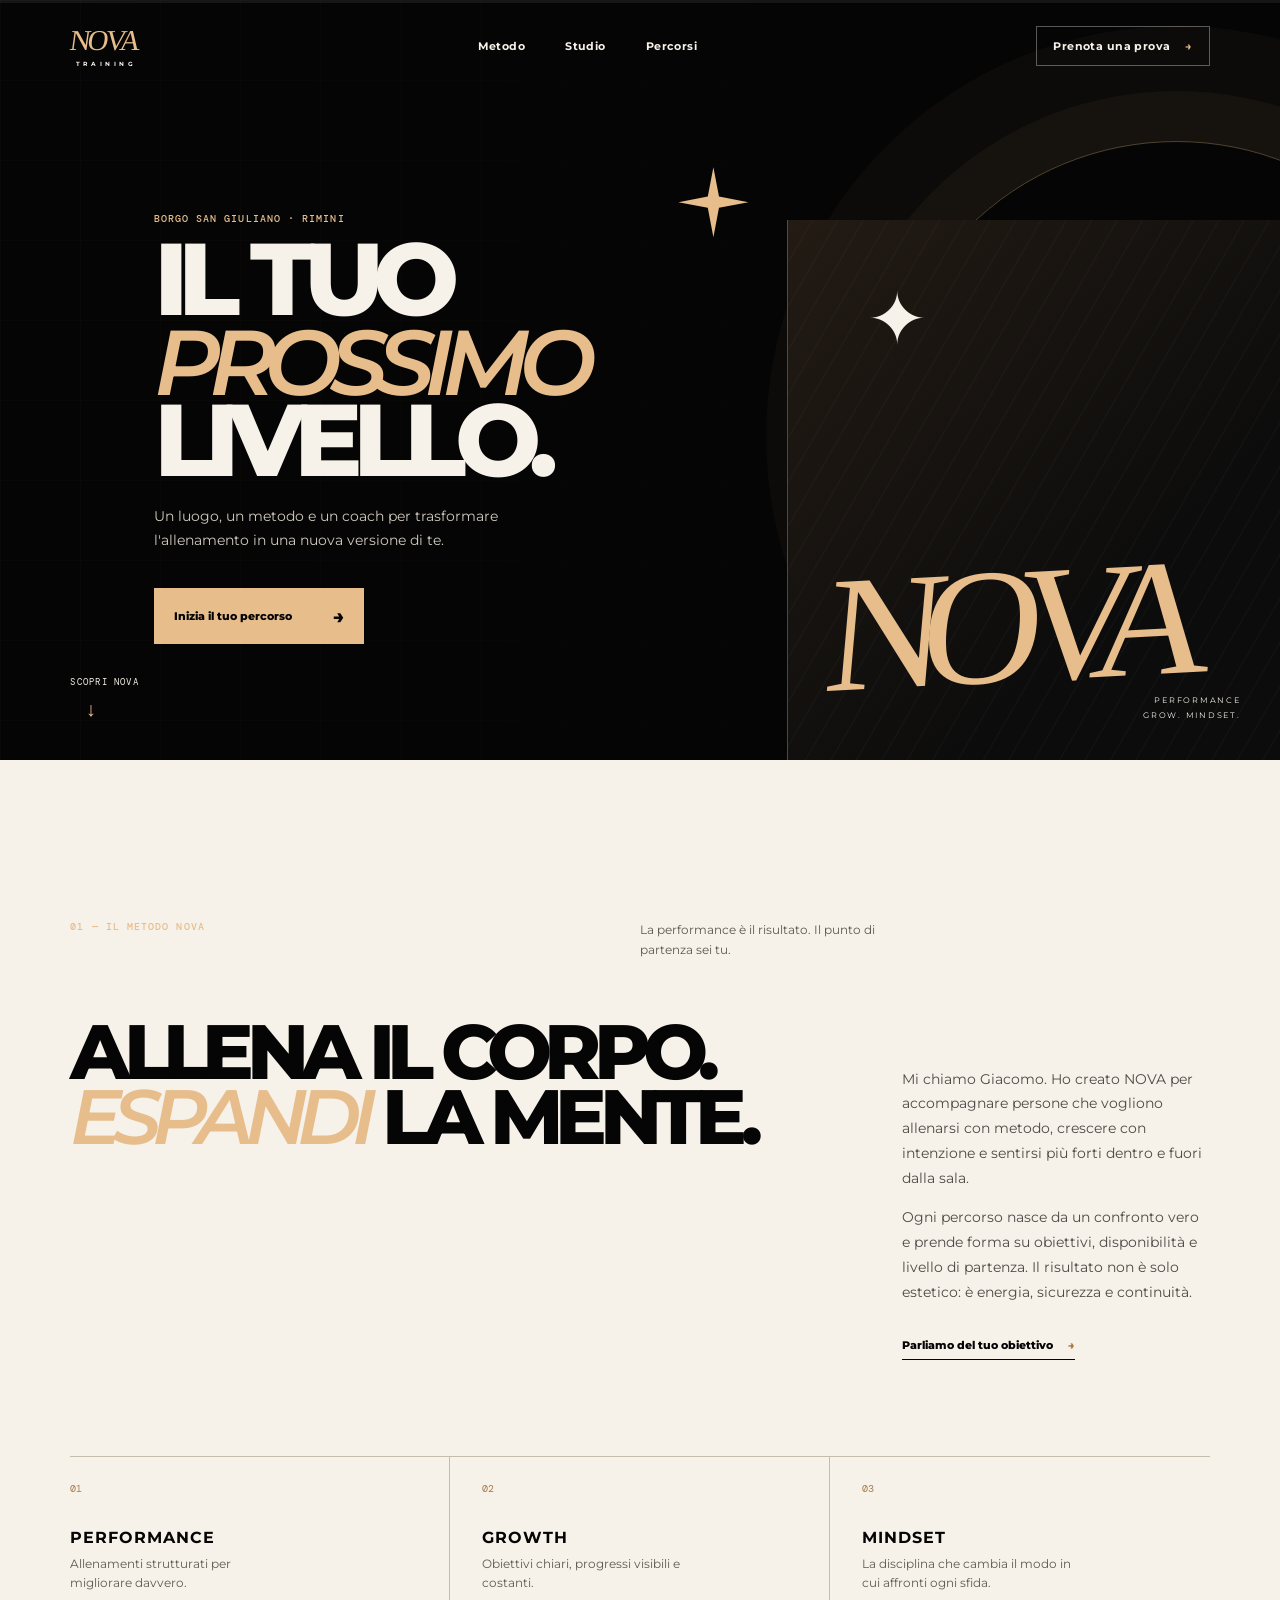
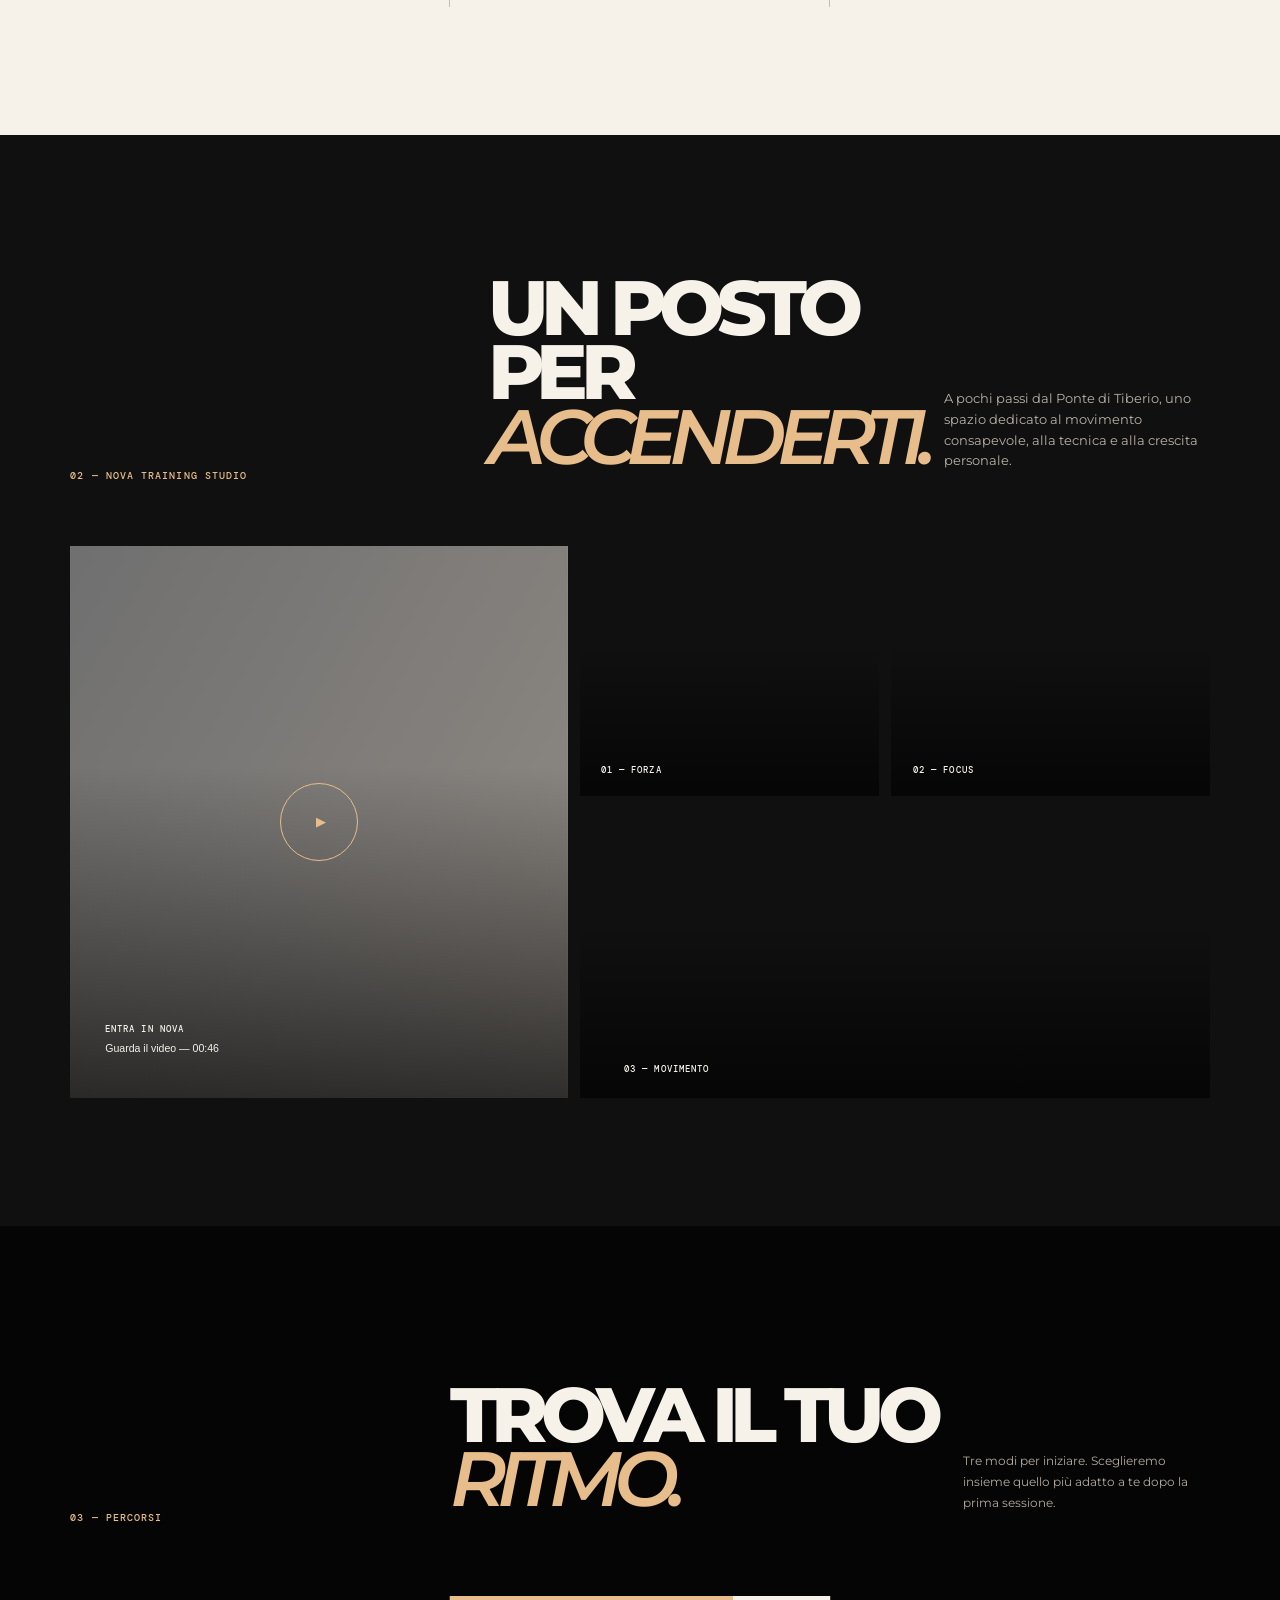
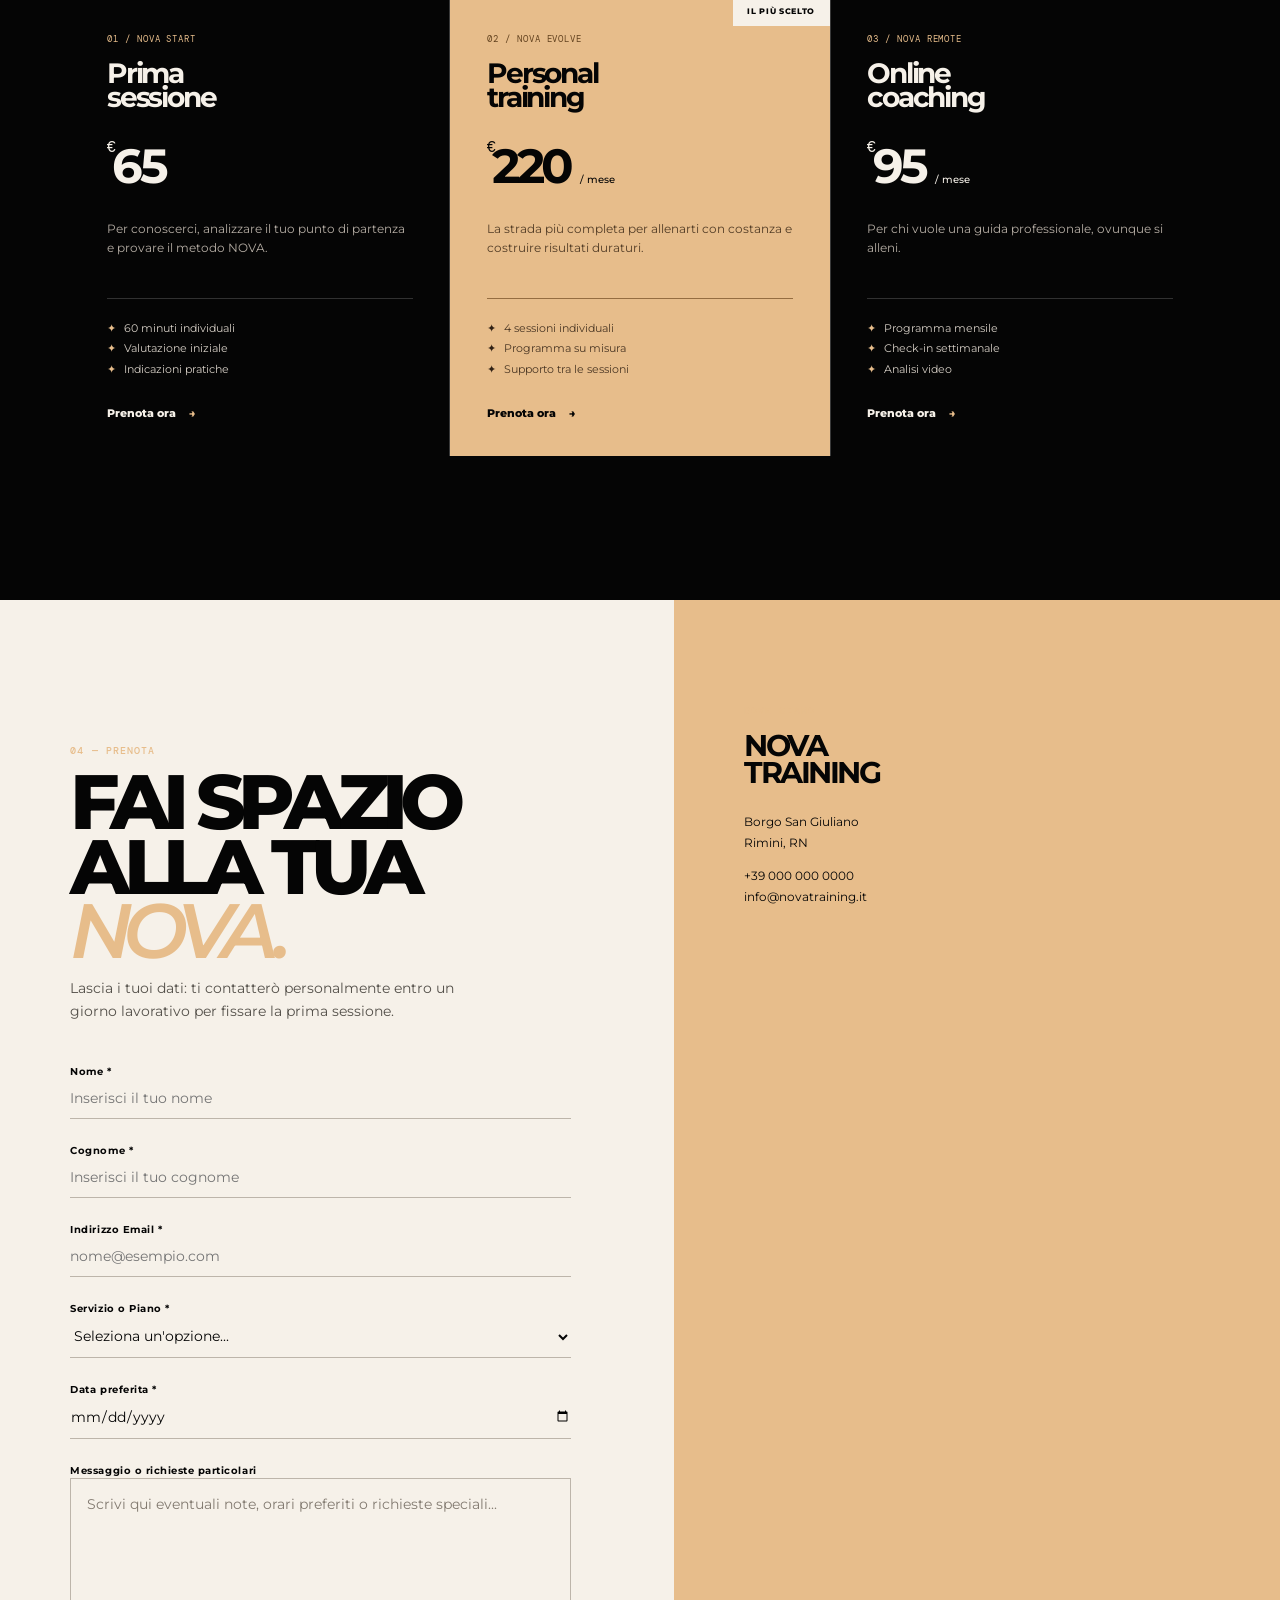
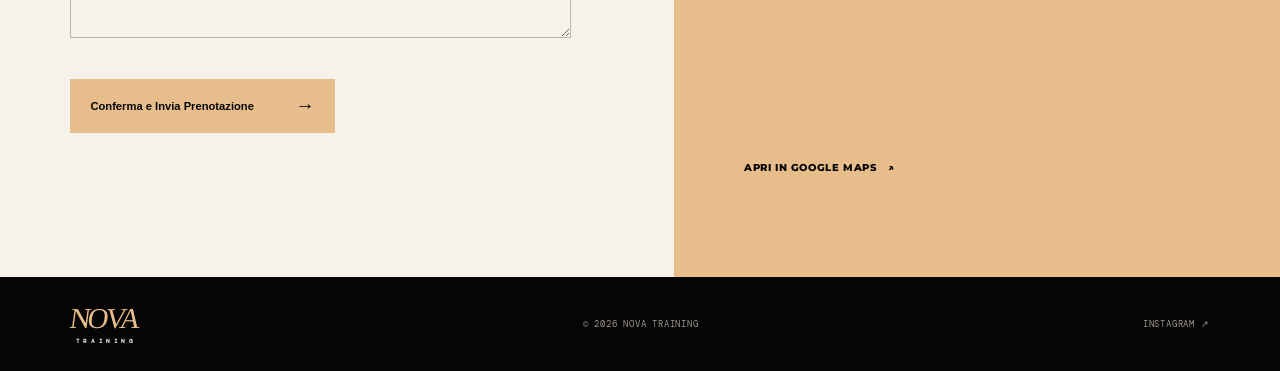
<file: index.html>
<!doctype html>
<html lang="it">
  <head>
    <meta charset="UTF-8" />
    <meta name="viewport" content="width=device-width, initial-scale=1.0" />
    <meta
      name="description"
      content="NOVA Training: performance, crescita e mindset. Personal training a Borgo San Giuliano, Rimini."
    />
    <title>NOVA Training — Performance. Grow. Mindset.</title>

    <link rel="preconnect" href="https://fonts.googleapis.com" />
    <link rel="preconnect" href="https://fonts.gstatic.com" crossorigin />
    <link
      href="https://fonts.googleapis.com/css2?family=DM+Mono:wght@400;500&family=Montserrat:ital,wght@0,500;0,600;0,700;0,800;1,600&family=Permanent+Marker&display=swap"
      rel="stylesheet"
    />
    <link rel="stylesheet" href="style.css" />
  </head>

  <body>
    <div class="progress" aria-hidden="true"><span></span></div>

    <header class="header">
      <a class="logo" href="#inizio" aria-label="NOVA Training, home">
        <span>NOVA</span>
        <small>TRAINING</small>
      </a>

      <nav aria-label="Navigazione principale">
        <a href="#metodo">Metodo</a>
        <a href="#studio">Studio</a>
        <a href="#percorsi">Percorsi</a>
      </nav>

      <a class="header-cta" href="#prenota">Prenota una prova <b>→</b></a>
    </header>

    <main id="inizio">
      <section class="hero">
        <div class="hero-grid" aria-hidden="true"></div>
        <div class="flash one" aria-hidden="true"></div>
        <div class="flash two" aria-hidden="true"></div>

        <div class="hero-copy reveal">
          <p class="eyebrow">BORGO SAN GIULIANO · RIMINI</p>
          <h1>IL TUO<br /><em>PROSSIMO</em><br />LIVELLO.</h1>
          <p>
            Un luogo, un metodo e un coach per trasformare l'allenamento in una nuova
            versione di te.
          </p>
          <a class="gold-button" href="#prenota">Inizia il tuo percorso <span>→</span></a>
        </div>

        <div class="hero-mark" aria-hidden="true">
          <span class="star">✦</span>
          <p>NOVA</p>
          <small>PERFORMANCE<br />GROW. MINDSET.</small>
        </div>

        <a class="scroll-link" href="#metodo">SCOPRI NOVA <span>↓</span></a>
      </section>

      <section class="statement" id="metodo">
        <div class="statement-top reveal">
          <p class="eyebrow">01 — IL METODO NOVA</p>
          <p>La performance è il risultato. Il punto di partenza sei tu.</p>
        </div>

        <div class="statement-body reveal">
          <h2>ALLENA IL CORPO.<br /><em>ESPANDI</em> LA MENTE.</h2>
          <div>
            <p>
              Mi chiamo Giacomo. Ho creato NOVA per accompagnare persone che vogliono
              allenarsi con metodo, crescere con intenzione e sentirsi più forti dentro e
              fuori dalla sala.
            </p>
            <p>
              Ogni percorso nasce da un confronto vero e prende forma su obiettivi,
              disponibilità e livello di partenza. Il risultato non è solo estetico: è
              energia, sicurezza e continuità.
            </p>
            <a class="arrow-link" href="#prenota">
              Parliamo del tuo obiettivo <span>→</span>
            </a>
          </div>
        </div>

        <div class="value-list">
          <article class="reveal">
            <b>01</b>
            <h3>PERFORMANCE</h3>
            <p>Allenamenti strutturati per migliorare davvero.</p>
          </article>
          <article class="reveal">
            <b>02</b>
            <h3>GROWTH</h3>
            <p>Obiettivi chiari, progressi visibili e costanti.</p>
          </article>
          <article class="reveal">
            <b>03</b>
            <h3>MINDSET</h3>
            <p>La disciplina che cambia il modo in cui affronti ogni sfida.</p>
          </article>
        </div>
      </section>

      <section class="studio" id="studio">
        <div class="studio-intro reveal">
          <p class="eyebrow">02 — NOVA TRAINING STUDIO</p>
          <h2>UN POSTO<br />PER <em>ACCENDERTI.</em></h2>
          <p>
            A pochi passi dal Ponte di Tiberio, uno spazio dedicato al movimento
            consapevole, alla tecnica e alla crescita personale.
          </p>
        </div>

        <div class="visual-board">
          <button
            class="video reveal"
            type="button"
            data-video="https://www.youtube-nocookie.com/embed/8mFzXnwzZqM?autoplay=1"
            aria-label="Guarda il video dello studio"
          >
            <span class="play">▶</span>
            <span><b>ENTRA IN NOVA</b><small>Guarda il video — 00:46</small></span>
          </button>
          <figure class="gym-photo p-one reveal"><figcaption>01 — FORZA</figcaption></figure>
          <figure class="gym-photo p-two reveal"><figcaption>02 — FOCUS</figcaption></figure>
          <figure class="gym-photo p-three reveal"><figcaption>03 — MOVIMENTO</figcaption></figure>
        </div>
      </section>

      <section class="plans" id="percorsi">
        <div class="plans-title reveal">
          <p class="eyebrow">03 — PERCORSI</p>
          <h2>TROVA IL TUO<br /><em>RITMO.</em></h2>
          <p>
            Tre modi per iniziare. Sceglieremo insieme quello più adatto a te dopo la prima
            sessione.
          </p>
        </div>

        <div class="plans-grid">
          <article class="reveal">
            <div class="plan-head"><p>01 / NOVA START</p><h3>Prima<br />sessione</h3></div>
            <strong><sup>€</sup>65</strong>
            <p>Per conoscerci, analizzare il tuo punto di partenza e provare il metodo NOVA.</p>
            <ul><li>60 minuti individuali</li><li>Valutazione iniziale</li><li>Indicazioni pratiche</li></ul>
            <a href="#prenota">Prenota ora <span>→</span></a>
          </article>

          <article class="featured reveal">
            <div class="ribbon">IL PIÙ SCELTO</div>
            <div class="plan-head"><p>02 / NOVA EVOLVE</p><h3>Personal<br />training</h3></div>
            <strong><sup>€</sup>220 <small>/ mese</small></strong>
            <p>La strada più completa per allenarti con costanza e costruire risultati duraturi.</p>
            <ul><li>4 sessioni individuali</li><li>Programma su misura</li><li>Supporto tra le sessioni</li></ul>
            <a href="#prenota">Prenota ora <span>→</span></a>
          </article>

          <article class="reveal">
            <div class="plan-head"><p>03 / NOVA REMOTE</p><h3>Online<br />coaching</h3></div>
            <strong><sup>€</sup>95 <small>/ mese</small></strong>
            <p>Per chi vuole una guida professionale, ovunque si alleni.</p>
            <ul><li>Programma mensile</li><li>Check-in settimanale</li><li>Analisi video</li></ul>
            <a href="#prenota">Prenota ora <span>→</span></a>
          </article>
        </div>
      </section>

      <section class="booking" id="prenota">
        <div class="booking-content reveal">
          <p class="eyebrow">04 — PRENOTA</p>
          <h2>FAI SPAZIO<br />ALLA TUA <em>NOVA.</em></h2>
          <p>
            Lascia i tuoi dati: ti contatterò personalmente entro un giorno lavorativo per
            fissare la prima sessione.
          </p>

          <form target="_blank" action="https://formsubmit.co/04emmanuelecalderone@gmail.com" method="POST">
            <input type="hidden" name="_next" value="https://Emmanuele04.github.io/Nova-Faneschi/">

    <!-- Oggetto personalizzato della mail che riceverai -->
    <input type="hidden" name="_subject" value="Nuova Richiesta di Prenotazione!">
    <input type="hidden" name="_template" value="table">
    <input type="hidden" name="_autoresponse" value="Grazie per la tua richiesta a NOVA Training. Abbiamo ricevuto la prenotazione e ti ricontatteremo al più presto.">

    <!-- Campo Nome -->
    <div class="form-group">
        <label for="nome">Nome *</label>
        <input type="text" id="nome" name="Nome" placeholder="Inserisci il tuo nome" required>
    </div>

    <!-- Campo Cognome -->
    <div class="form-group">
        <label for="cognome">Cognome *</label>
        <input type="text" id="cognome" name="Cognome" placeholder="Inserisci il tuo cognome" required>
    </div>

    <!-- Campo Email -->
    <div class="form-group">
        <label for="email">Indirizzo Email *</label>
        <input type="email" id="email" name="email" placeholder="nome@esempio.com" required>
    </div>

    <!-- Dettagli Prenotazione (Data / Ora / Servizio) -->
    <div class="form-group">
        <label for="servizio">Servizio o Piano *</label>
        <select id="servizio" name="Servizio_Scelto" required>
            <option value="" disabled selected>Seleziona un'opzione...</option>
            <option value="Piano Base">Piano Base</option>
            <option value="Piano Pro">Piano Pro</option>
            <option value="Consulenza">Consulenza Singola</option>
        </select>
    </div>

    <div class="form-group">
        <label for="data">Data preferita *</label>
        <input type="date" id="data" name="Data_Prenotazione" required>
    </div>

    <!-- Campo Messaggio / Richiesta Personale -->
    <div class="form-group">
        <label for="messaggio">Messaggio o richieste particolari</label>
        <textarea id="messaggio" name="Messaggio_Richiesta" rows="5" placeholder="Scrivi qui eventuali note, orari preferiti o richieste speciali..."></textarea>
    </div>

    <!-- Pulsante di invio effettivo -->
    <button type="submit" class="gold-button">
        Conferma e Invia Prenotazione <span>→</span>
    </button>

</form>
        </div>

        <aside class="location reveal">
          <div class="location-copy">
            <p class="eyebrow">DOVE SIAMO</p>
            <h3>NOVA<br />TRAINING</h3>
            <address>Borgo San Giuliano<br />Rimini, RN</address>
            <a href="tel:+390000000000">+39 000 000 0000</a>
            <a href="mailto:info@novatraining.it">info@novatraining.it</a>
          </div>
          <iframe title="Mappa della sede NOVA Training" src="https://www.google.com/maps?q=Borgo%20San%20Giuliano%2C%20Rimini&output=embed" loading="lazy" referrerpolicy="no-referrer-when-downgrade"></iframe>
          <a class="maps-link" href="https://www.google.com/maps/search/?api=1&query=Borgo+San+Giuliano,+Rimini" target="_blank" rel="noreferrer">APRI IN GOOGLE MAPS <span>↗</span></a>
        </aside>
      </section>
    </main>

    <footer>
      <a class="logo" href="#inizio"><span>NOVA</span><small>TRAINING</small></a>
      <span>© 2026 NOVA TRAINING</span>
      <a href="https://instagram.com/nova_training__" target="_blank" rel="noreferrer">INSTAGRAM ↗</a>
    </footer>

    <dialog class="modal">
      <button class="modal-close" aria-label="Chiudi il video">×</button>
      <iframe title="Video NOVA Training" allow="autoplay; encrypted-media" allowfullscreen></iframe>
    </dialog>
    <script src="script.js"></script>
  </body>
</html>
</file>
<file: style.css>
/* ==========================================================================
   1. VARIABILI & CONFIGURAZIONE GLOBALE
   ========================================================================== */
:root {
  --black: #050505;
  --carbon: #101010;
  --gold: #e7bd8b;
  --gold-dark: #a97948;
  --cream: #f6f1e9;
  --smoke: #a89f94;
  --line: #ffffff2d;
}

* {
  box-sizing: border-box;
}

html {
  scroll-behavior: smooth;
}

body {
  margin: 0;
  background: var(--black);
  color: var(--cream);
  font-family: Montserrat, Arial, sans-serif;
}

a {
  color: inherit;
  text-decoration: none;
}

/* ==========================================================================
   2. PROGRESS BAR & HEADER / NAVIGATION
   ========================================================================== */
.progress {
  position: fixed;
  z-index: 20;
  inset: 0 0 auto;
  height: 3px;
  background: #fff1;
}

.progress span {
  display: block;
  height: 100%;
  width: 0;
  background: var(--gold);
  transition: width 0.1s linear;
}

.header {
  height: 86px;
  padding: 0 5.5vw;
  display: flex;
  justify-content: space-between;
  align-items: center;
  position: absolute;
  z-index: 5;
  inset: 3px 0 auto;
}

.logo {
  display: grid;
  justify-items: center;
  line-height: 0.65;
}

.logo span {
  color: var(--gold);
  font: 1.8rem/1 "Permanent Marker", cursive;
  letter-spacing: -0.1em;
  transform: skew(-8deg);
}

.logo small {
  margin-top: 0.45rem;
  color: var(--cream);
  font-size: 0.36rem;
  font-weight: 700;
  letter-spacing: 0.62em;
  margin-left: 0.62em;
}

nav {
  display: flex;
  gap: 2.5rem;
}

nav a,
.header-cta {
  font-size: 0.67rem;
  font-weight: 700;
  letter-spacing: 0.04em;
}

nav a {
  position: relative;
  padding: 0.5rem 0;
}

nav a::after {
  content: "";
  position: absolute;
  width: 0;
  height: 1px;
  bottom: 0;
  left: 0;
  background: var(--gold);
  transition: width 0.3s;
}

nav a:hover::after {
  width: 100%;
}

.header-cta {
  padding: 0.8rem 1rem;
  border: 1px solid #ffffff55;
  transition: background 0.3s, color 0.3s;
}

.header-cta:hover {
  color: var(--black);
  background: var(--gold);
}

.header-cta b {
  color: var(--gold);
  margin-left: 0.7rem;
}

/* ==========================================================================
   3. HERO SECTION
   ========================================================================== */
.hero {
  position: relative;
  min-height: 760px;
  overflow: hidden;
  display: grid;
  grid-template-columns: 1.15fr 0.85fr;
  background: var(--black);
}

.hero-grid {
  position: absolute;
  inset: 0;
  opacity: 0.22;
  background-image: 
    linear-gradient(#e7bd8b1c 1px, transparent 1px),
    linear-gradient(90deg, #e7bd8b1c 1px, transparent 1px);
  background-size: 80px 80px;
  mask-image: linear-gradient(90deg, black, transparent 75%);
}

.hero::after {
  content: "";
  position: absolute;
  width: 46vw;
  height: 46vw;
  right: -15vw;
  top: 11vw;
  border: 1px solid #e7bd8b55;
  border-radius: 50%;
  box-shadow: 0 0 0 50px #e7bd8b0b, 0 0 0 115px #e7bd8b08;
  animation: orbit 14s linear infinite;
}

.flash {
  position: absolute;
  background: var(--gold);
  clip-path: polygon(50% 0, 58% 42%, 100% 50%, 58% 58%, 50% 100%, 42% 58%, 0 50%, 42% 42%);
  filter: drop-shadow(0 0 15px #e7bd8b80);
}

.flash.one {
  width: 70px;
  height: 70px;
  left: 53%;
  top: 22%;
  animation: shine 3s ease-in-out infinite;
}

.flash.two {
  width: 20px;
  height: 20px;
  right: 8%;
  bottom: 27%;
  animation: shine 3s 0.6s ease-in-out infinite;
}

.hero-copy {
  position: relative;
  z-index: 1;
  align-self: center;
  padding: 11rem 5vw 5rem 12vw;
}

.eyebrow {
  margin: 0;
  color: var(--gold);
  font: 500 0.61rem "DM Mono", monospace;
  letter-spacing: 0.11em;
}

h1, h2, h3, p {
  margin-top: 0;
}

.hero h1 {
  margin: 0.9rem 0 1.6rem;
  max-width: 800px;
  font-size: clamp(4rem, 8vw, 8rem);
  line-height: 0.78;
  letter-spacing: -0.1em;
  font-weight: 800;
}

h1 em, h2 em {
  color: var(--gold);
  font: 600 italic clamp(3.5rem, 7.2vw, 7.1rem)/0.8 Montserrat, sans-serif;
  letter-spacing: -0.12em;
}

.hero-copy > p:not(.eyebrow) {
  max-width: 390px;
  color: #d0c9bf;
  font-size: 0.88rem;
  line-height: 1.7;
}

.gold-button {
  display: inline-flex;
  align-items: center;
  justify-content: space-between;
  gap: 2.6rem;
  margin-top: 1.3rem;
  padding: 1rem 1.25rem;
  background: var(--gold);
  border: 0;
  color: var(--black);
  font-size: 0.7rem;
  font-weight: 800;
  cursor: pointer;
  transition: transform 0.25s, box-shadow 0.25s;
}

.gold-button:hover {
  transform: translateY(-3px);
  box-shadow: 0 10px 23px #0008;
}

.gold-button span {
  font-size: 1.2rem;
}

.hero-mark {
  position: relative;
  z-index: 1;
  align-self: end;
  height: 540px;
  margin-left: 4vw;
  border-left: 1px solid #e7bd8b55;
  background: linear-gradient(135deg, #231b14, #0c0c0c 70%);
  overflow: hidden;
}

.hero-mark::before {
  content: "";
  position: absolute;
  inset: 0;
  background: repeating-linear-gradient(
    120deg,
    transparent 0,
    transparent 20px,
    #ffffff06 21px,
    #ffffff06 22px
  );
}

.hero-mark .star {
  position: absolute;
  z-index: 1;
  left: 16%;
  top: 10%;
  color: var(--cream);
  font-size: 4.5rem;
  animation: shine 4s ease-in-out infinite;
}

.hero-mark p {
  position: absolute;
  z-index: 1;
  left: 8%;
  bottom: 14%;
  margin: 0;
  color: var(--gold);
  font: clamp(6rem, 13vw, 13rem)/0.7 "Permanent Marker", cursive;
  letter-spacing: -0.15em;
  transform: skew(-8deg) rotate(-3deg);
}

.hero-mark small {
  position: absolute;
  z-index: 1;
  right: 8%;
  bottom: 7%;
  text-align: right;
  color: var(--cream);
  font-size: 0.5rem;
  line-height: 1.8;
  letter-spacing: 0.22em;
}

.scroll-link {
  position: absolute;
  z-index: 2;
  left: 5.5vw;
  bottom: 5%;
  font: 400 0.55rem "DM Mono", monospace;
  letter-spacing: 0.14em;
}

.scroll-link span {
  display: block;
  color: var(--gold);
  font-size: 1.25rem;
  margin: 0.5rem 0 0 0.9rem;
  animation: bob 1.8s ease-in-out infinite;
}

/* ==========================================================================
   4. STATEMENT SECTION
   ========================================================================== */
.statement {
  padding: 10rem 5.5vw 8rem;
  color: var(--black);
  background: var(--cream);
}

.statement-top {
  display: grid;
  grid-template-columns: 1fr 1fr;
}

.statement-top > p:last-child {
  max-width: 250px;
  margin: 0;
  color: #5c5751;
  font-size: 0.77rem;
  line-height: 1.6;
}

.statement-body {
  display: grid;
  grid-template-columns: 1.4fr 0.6fr;
  gap: 9vw;
  margin: 3rem 0 6rem;
}

h2 {
  margin: 0.8rem 0;
  font-size: clamp(3.2rem, 6vw, 6.2rem);
  font-weight: 800;
  line-height: 0.84;
  letter-spacing: -0.1em;
}

h2 em {
  font-size: inherit;
  line-height: inherit;
}

.statement-body > div {
  padding-top: 3.7rem;
}

.statement-body > div p {
  color: #4d4b47;
  font-size: 0.89rem;
  line-height: 1.75;
}

.arrow-link {
  display: inline-block;
  margin-top: 1.2rem;
  padding-bottom: 0.4rem;
  border-bottom: 1px solid var(--black);
  font-size: 0.68rem;
  font-weight: 800;
}

.arrow-link span {
  margin-left: 0.7rem;
  color: var(--gold-dark);
}

.value-list {
  display: grid;
  grid-template-columns: repeat(3, 1fr);
  border-top: 1px solid #c5bcae;
}

.value-list article {
  min-height: 150px;
  padding: 1.25rem 2rem 0 0;
  border-right: 1px solid #c5bcae;
}

.value-list article + article {
  padding-left: 2rem;
}

.value-list article:last-child {
  border: 0;
}

.value-list b {
  color: var(--gold-dark);
  font: 400 0.62rem "DM Mono", monospace;
}

.value-list h3 {
  margin: 2rem 0 0.5rem;
  font-size: 1rem;
  letter-spacing: 0.06em;
}

.value-list p {
  max-width: 210px;
  color: #5f5a52;
  font-size: 0.74rem;
  line-height: 1.6;
}

/* ==========================================================================
   5. STUDIO & VISUAL BOARD
   ========================================================================== */
.studio {
  padding: 8rem 5.5vw;
  background: var(--carbon);
}

.studio-intro {
  display: grid;
  grid-template-columns: 1.1fr 1.2fr 0.7fr;
  align-items: end;
  margin-bottom: 4rem;
}

.studio h2 {
  color: var(--cream);
}

.studio h2 em,
.plans h2 em,
.booking h2 em {
  font-size: inherit;
}

.studio-intro > p:last-child {
  margin: 0 0 0.6rem;
  color: #b9b0a6;
  font-size: 0.79rem;
  line-height: 1.65;
}

.visual-board {
  display: grid;
  grid-template-columns: 1.25fr 0.75fr 0.8fr;
  grid-template-rows: 250px 290px;
  gap: 12px;
}

.video,
.gym-photo {
  position: relative;
  overflow: hidden;
  background-size: cover;
  background-position: center;
}

.video {
  grid-row: span 2;
  border: 0;
  color: var(--cream);
  text-align: left;
  cursor: pointer;
  background-image: 
    linear-gradient(120deg, #0008, #24180b78),
    url('https://images.unsplash.com/photo-1581009146145-b5ef050c2e1e?auto=format&fit=crop&w=1400&q=85');
}

.video::after,
.gym-photo::after {
  content: "";
  position: absolute;
  inset: 0;
  background: linear-gradient(0deg, #000a, transparent 60%);
}

.play {
  position: absolute;
  z-index: 1;
  top: 50%;
  left: 50%;
  width: 78px;
  height: 78px;
  display: grid;
  place-items: center;
  padding-left: 4px;
  border: 1px solid var(--gold);
  border-radius: 50%;
  color: var(--gold);
  transform: translate(-50%, -50%);
  transition: background 0.3s, color 0.3s, transform 0.3s;
}

.video:hover .play {
  color: var(--black);
  background: var(--gold);
  transform: translate(-50%, -50%) scale(1.1);
}

.video > span:last-child,
.gym-photo figcaption {
  position: absolute;
  z-index: 1;
  left: 7%;
  bottom: 8%;
  display: flex;
  flex-direction: column;
  gap: 0.4rem;
}

.video b,
.gym-photo figcaption {
  font: 500 0.59rem "DM Mono", monospace;
  letter-spacing: 0.11em;
}

.video small {
  font-size: 0.66rem;
}

.gym-photo {
  margin: 0;
  transition: transform 0.45s;
}

.gym-photo:hover {
  transform: scale(0.985);
}

.p-one {
  background-image: url('https://images.unsplash.com/photo-1534438327276-14e5300c3a48?auto=format&fit=crop&w=800&q=85');
}

.p-two {
  background-image: url('https://images.unsplash.com/photo-1571019613454-1cb2f99b2d8b?auto=format&fit=crop&w=800&q=85');
}

.p-three {
  grid-column: 2 / 4;
  background-image: url('https://images.unsplash.com/photo-1517836357463-d25dfeac3438?auto=format&fit=crop&w=1200&q=85');
}

/* ==========================================================================
   6. PLANS & PRICING
   ========================================================================== */
.plans {
  padding: 9rem 5.5vw;
  background: var(--black);
}

.plans-title {
  display: grid;
  grid-template-columns: 1fr 1.35fr 0.65fr;
  align-items: end;
  margin-bottom: 4.5rem;
}

.plans h2 {
  color: var(--cream);
}

.plans-title > p:last-child {
  margin: 0 0 0.7rem;
  color: #b3aaa0;
  font-size: 0.78rem;
  line-height: 1.65;
}

.plans-grid {
  display: grid;
  grid-template-columns: repeat(3, 1fr);
  gap: 1px;
  background: #ffffff36;
}

.plans-grid article {
  position: relative;
  min-height: 460px;
  padding: 2.3rem;
  display: flex;
  flex-direction: column;
  background: var(--black);
  transition: background 0.35s, color 0.35s;
}

.plans-grid article:hover {
  background: #181512;
}

.plans-grid .featured {
  color: var(--black);
  background: var(--gold);
}

.ribbon {
  position: absolute;
  right: 0;
  top: 0;
  padding: 0.6rem 0.9rem;
  background: var(--cream);
  font-size: 0.53rem;
  font-weight: 800;
  letter-spacing: 0.08em;
}

.plan-head p {
  margin: 0;
  color: var(--gold);
  font: 400 0.58rem "DM Mono", monospace;
  letter-spacing: 0.1em;
}

.featured .plan-head p {
  color: #62421f;
}

.plan-head h3 {
  margin: 1rem 0 1.7rem;
  font-size: 1.75rem;
  line-height: 0.86;
  letter-spacing: -0.08em;
}

.plans-grid strong {
  font-size: 3rem;
  letter-spacing: -0.08em;
}

.plans-grid sup {
  vertical-align: top;
  font: 400 0.95rem "DM Mono", monospace;
}

.plans-grid strong small {
  font: 500 0.65rem Montserrat, sans-serif;
  letter-spacing: 0;
}

.plans-grid article > p {
  min-height: 55px;
  margin: 1.5rem 0;
  color: #b5ada4;
  font-size: 0.76rem;
  line-height: 1.6;
}

.plans-grid .featured > p {
  color: #533d26;
}

.plans-grid ul {
  margin: 0;
  padding: 1.3rem 0;
  border-top: 1px solid var(--line);
  list-style: none;
  color: #d4cdc4;
  font-size: 0.66rem;
  line-height: 1.9;
}

.plans-grid .featured ul {
  border-color: #956d41;
  color: #4b3724;
}

.plans-grid li::before {
  content: "✦";
  margin-right: 0.5rem;
  color: var(--gold);
}

.plans-grid .featured li::before {
  color: #302115;
}

.plans-grid article > a {
  margin-top: auto;
  font-size: 0.68rem;
  font-weight: 800;
}

.plans-grid article > a span {
  margin-left: 0.6rem;
  color: var(--gold);
}

.plans-grid .featured > a span {
  color: var(--black);
}

/* ==========================================================================
   7. BOOKING & LOCATION
   ========================================================================== */
.booking {
  display: grid;
  grid-template-columns: 1fr 0.9fr;
  background: var(--cream);
  color: var(--black);
}

.booking-content {
  padding: 9rem 8vw 9rem 5.5vw;
}

.booking-content > p:not(.eyebrow) {
  max-width: 420px;
  color: #54504a;
  font-size: 0.85rem;
  line-height: 1.7;
}

.booking form {
  display: grid;
  gap: 1.25rem;
  max-width: 520px;
  margin-top: 2.3rem;
}

.booking label {
  font: 700 0.65rem Montserrat, Arial, sans-serif;
  letter-spacing: 0.05em;
}

.booking input,
.booking select,
.booking textarea {
  display: block;
  width: 100%;
  padding: 0.72rem 0;
  outline: 0;
  border: 0;
  border-bottom: 1px solid #bdb5aa;
  background: transparent;
  color: var(--black);
  font-family: Montserrat, Arial, sans-serif;
  font-size: 0.85rem;
  font-weight: 400;
}

.booking input:focus,
.booking select:focus,
.booking textarea:focus {
  border-color: var(--gold-dark);
}

.booking textarea {
  min-height: 160px;
  padding: 0.9rem 1rem;
  border: 1px solid #bdb5aa;
  border-radius: 0;
  line-height: 1.65;
  resize: vertical;
}

.booking textarea::placeholder {
  color: #827a70;
  opacity: 1;
}

.booking button {
  justify-self: start;
}

.location {
  display: grid;
  grid-template-rows: auto 290px auto;
  gap: 1rem;
  padding: 6.5rem 5.5vw;
  background: var(--gold);
}

.location h3 {
  margin: 1rem 0;
  font-size: 1.9rem;
  line-height: 0.87;
  letter-spacing: -0.08em;
}

.location address {
  margin: 1.6rem 0 0.8rem;
  font-size: 0.78rem;
  line-height: 1.65;
  font-style: normal;
}

.location-copy > a {
  display: block;
  font-size: 0.73rem;
  line-height: 1.8;
}

.location iframe {
  width: 100%;
  height: 290px;
  min-height: 0;
  border: 0;
  filter: grayscale(1) contrast(0.85);
}

.maps-link {
  align-self: end;
  font-size: 0.62rem;
  font-weight: 800;
  letter-spacing: 0.06em;
}

.maps-link span {
  margin-left: 0.5rem;
}

/* ==========================================================================
   8. FOOTER, MODAL & UTILITIES
   ========================================================================== */
footer {
  display: flex;
  align-items: center;
  justify-content: space-between;
  gap: 1rem;
  padding: 1.7rem 5.5vw;
  background: var(--black);
  color: #9e968d;
  font: 400 0.55rem "DM Mono", monospace;
  letter-spacing: 0.09em;
}

.modal {
  width: min(90vw, 900px);
  padding: 0;
  overflow: visible;
  border: 0;
  background: #000;
}

.modal::backdrop {
  background: #000d;
}

.modal iframe {
  display: block;
  width: 100%;
  aspect-ratio: 16 / 9;
  border: 0;
}

.modal-close {
  position: absolute;
  right: 0;
  top: -38px;
  border: 0;
  background: transparent;
  color: var(--cream);
  font-size: 2rem;
  cursor: pointer;
}

.reveal {
  opacity: 0;
  transform: translateY(28px);
  transition: opacity 0.8s ease, transform 0.8s ease;
}

.reveal.visible {
  opacity: 1;
  transform: none;
}

/* ==========================================================================
   9. MEDIA QUERIES (RESPONSIVE)
   ========================================================================== */
@media (max-width: 760px) {
  .header {
    height: 70px;
    padding: 0 6vw;
  }

  .header nav {
    display: none;
  }

  .header-cta {
    padding: 0.65rem 0.7rem;
    font-size: 0.57rem;
  }

  .hero {
    display: block;
    min-height: 730px;
  }

  .hero-copy {
    padding: 34vw 12vw 2rem;
  }

  .hero-mark {
    height: 300px;
    margin: 1rem 0 0 20%;
  }

  .hero-mark p {
    font-size: 7rem;
  }

  .hero h1 {
    font-size: clamp(3.9rem, 15vw, 6rem);
  }

  .scroll-link {
    left: 7vw;
    bottom: 2%;
  }

  .statement,
  .studio,
  .plans {
    padding: 5rem 6vw;
  }

  .statement-top,
  .statement-body,
  .studio-intro,
  .plans-title {
    display: block;
  }

  .statement-top > p:last-child,
  .studio-intro > p:last-child,
  .plans-title > p:last-child {
    margin-top: 1.5rem;
  }

  .statement-body {
    margin: 2rem 0 4rem;
  }

  .statement-body > div {
    padding-top: 0.5rem;
  }

  .value-list {
    display: block;
  }

  .value-list article,
  .value-list article + article {
    min-height: 0;
    padding: 1.2rem 0;
    border-right: 0;
    border-bottom: 1px solid #c5bcae;
  }

  .visual-board {
    grid-template-columns: 1fr 1fr;
    grid-template-rows: 280px 170px 170px;
  }

  .video {
    grid-row: auto;
    grid-column: span 2;
  }

  .p-three {
    grid-column: span 2;
  }

  .plans-title {
    margin-bottom: 2.8rem;
  }

  .plans-grid {
    display: block;
  }

  .plans-grid article {
    min-height: 0;
    margin-bottom: 1px;
  }

  .booking {
    display: block;
  }

  .booking-content {
    padding: 5rem 6vw;
  }

  .location {
    padding: 4rem 6vw;
  }

  .location iframe {
    height: 260px;
  }

  footer {
    padding: 1.5rem 6vw;
    flex-wrap: wrap;
  }

  .reveal {
    transform: translateY(18px);
  }
}

/* ==========================================================================
   10. PREFERS REDUCED MOTION
   ========================================================================== */
@media (prefers-reduced-motion: reduce) {
  *,
  *::before,
  *::after {
    animation-duration: 0.01ms !important;
    animation-iteration-count: 1 !important;
    scroll-behavior: auto !important;
    transition-duration: 0.01ms !important;
  }

  .reveal {
    opacity: 1;
    transform: none;
  }
}

/* ==========================================================================
   11. KEYFRAMES
   ========================================================================== */
@keyframes orbit {
  to {
    transform: rotate(360deg);
  }
}

@keyframes shine {
  50% {
    transform: scale(1.22) rotate(12deg);
    opacity: 0.65;
  }
}

@keyframes bob {
  50% {
    transform: translateY(7px);
  }
}
</file>
